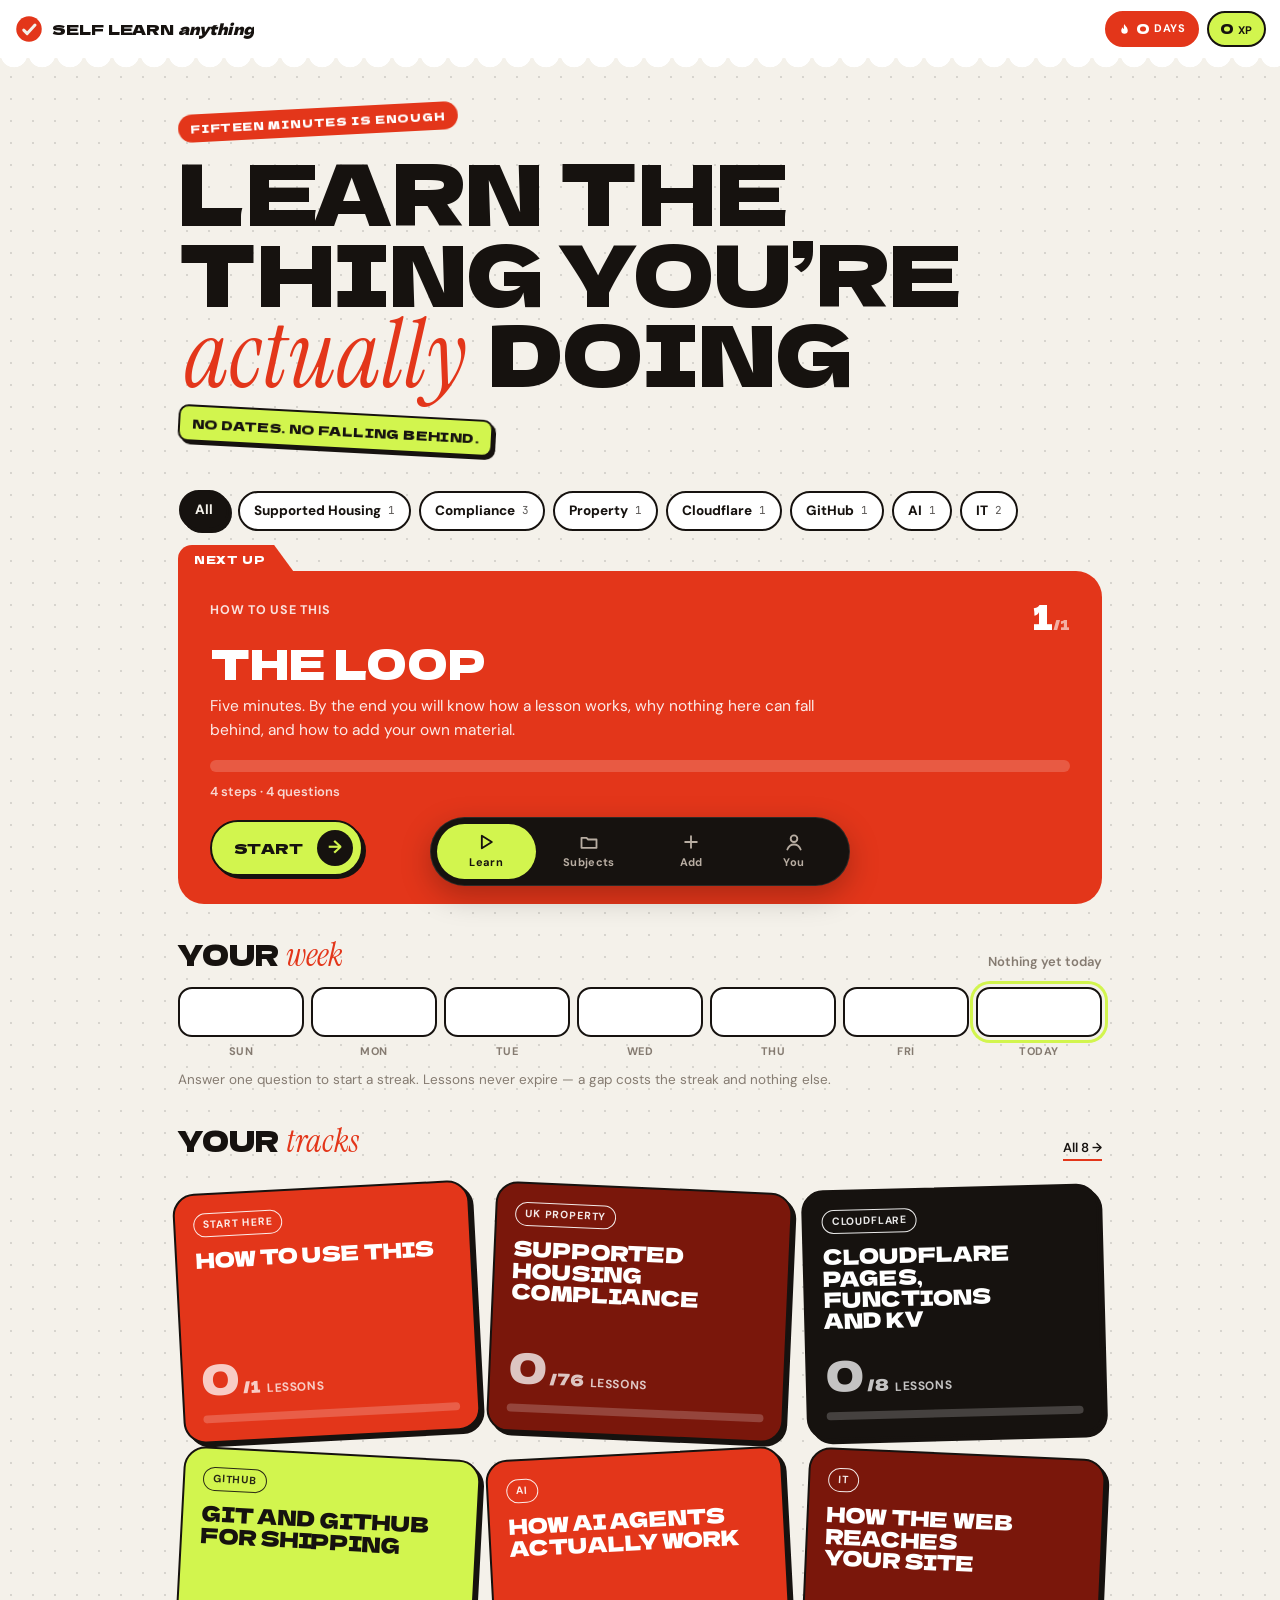
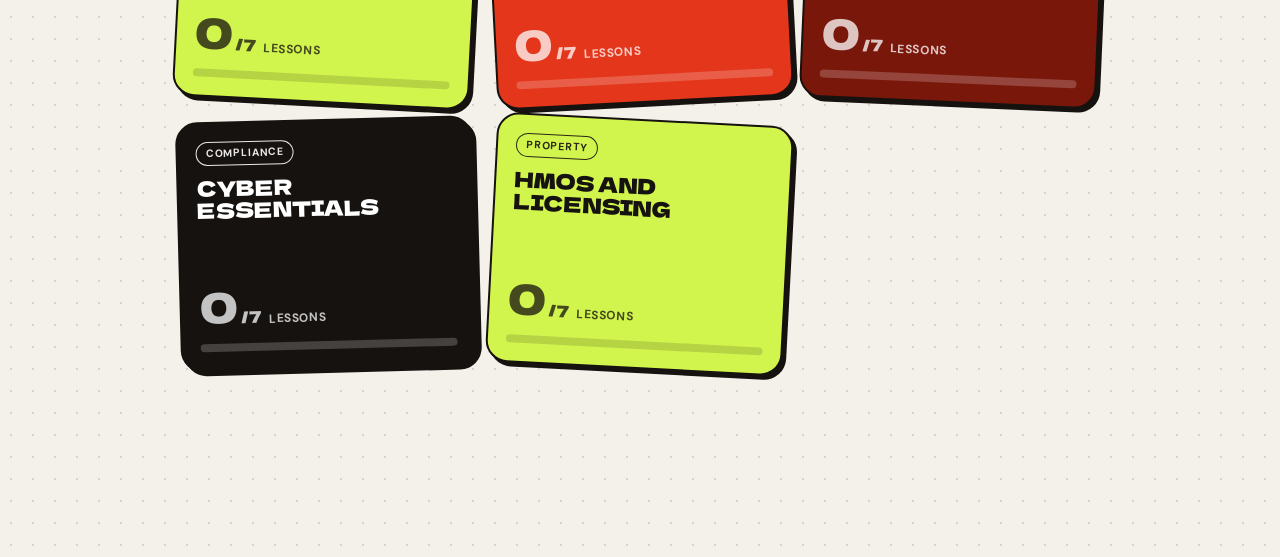
<file: public/index.html>
<!DOCTYPE html>
<html lang="en-GB">
<head>
<meta charset="utf-8">
<meta name="viewport" content="width=device-width, initial-scale=1, viewport-fit=cover">
<title>Self Learn Anything</title>
<meta name="description" content="Turn anything you are working on into something you will still know in six months. Guided lessons, questions that mark themselves, and a plan that never falls behind.">
<meta name="theme-color" content="#130f0d" media="(prefers-color-scheme: dark)">
<meta name="theme-color" content="#ffffff" media="(prefers-color-scheme: light)">
<meta name="apple-mobile-web-app-capable" content="yes">
<meta name="apple-mobile-web-app-title" content="Self Learn">
<link rel="manifest" href="manifest.webmanifest">
<link rel="icon" href="icon.svg" type="image/svg+xml">
<link rel="apple-touch-icon" href="icon-180.png">
<link rel="preconnect" href="https://fonts.googleapis.com">
<link rel="preconnect" href="https://fonts.gstatic.com" crossorigin>
<link href="https://fonts.googleapis.com/css2?family=Dela+Gothic+One&family=Instrument+Serif:ital@0;1&family=DM+Sans:opsz,wght@9..40,400;9..40,500;9..40,600;9..40,700;9..40,800&family=JetBrains+Mono:wght@400;500&display=swap" rel="stylesheet">
<link rel="stylesheet" href="app.css">
</head>
<body>
<a class="skip" href="#main">Skip to content</a>

<header class="topbar" id="topbar"></header>
<div class="scallop" aria-hidden="true"></div>
<nav class="tabbar" id="tabbar" aria-label="Sections"></nav>
<main id="main" tabindex="-1"></main>
<div class="toast" id="toast" role="status" aria-live="polite"></div>

<noscript><p style="padding:24px;font:16px system-ui">Self Learn Anything needs JavaScript.</p></noscript>

<script src="tracks.js"></script>
<script src="tracks/cloudflare.js"></script>
<script src="tracks/github.js"></script>
<script src="tracks/ai.js"></script>
<script src="tracks/it.js"></script>
<script src="tracks/compliance.js"></script>
<script src="tracks/property.js"></script>
<script src="app.js"></script>
</body>
</html>
</file>
<file: public/app.css>
/* Self Learn Anything
   Direction: a poster, not a dashboard. Chunky all-caps display type with an italic serif for the
   word that matters; lime stickers with hard shadows; red-to-maroon folder panels with tabs that
   stack as you scroll; a scalloped edge and a dotted grid underneath everything.
   Motion is earned: it marks an answer, a finished lesson, a new level. Never decoration on loop. */

:root{
  --paper:#f4f1ea; --sheet:#ffffff; --sheet-2:#ece7dd;
  --ink:#16120f; --ink-2:#4c443d; --muted:#857b71; --line:#e2dbcf;
  --red:#e3361a; --red-2:#c4290f; --maroon:#7a170b; --deep:#4a0f07;
  --lime:#d2f54e; --lime-2:#bde22c;
  --dot:rgba(22,18,15,.13);
  --disp:"Dela Gothic One","Arial Black",Impact,sans-serif;
  --ser:"Instrument Serif",Georgia,serif;
  --body:"DM Sans",system-ui,-apple-system,"Segoe UI",sans-serif;
  --mono:"JetBrains Mono",ui-monospace,Menlo,monospace;
  --ease:cubic-bezier(.2,.8,.2,1);
  --spring:cubic-bezier(.34,1.56,.64,1);
  --top:58px;
  --hard:3px 3px 0 var(--ink);
  --hard-l:5px 5px 0 var(--ink);
  color-scheme:light;
}
@media (prefers-color-scheme:dark){
  :root:not([data-theme="light"]){
    --paper:#130f0d; --sheet:#1e1815; --sheet-2:#2a221e;
    --ink:#f4eee6; --ink-2:#cdc3b8; --muted:#8e8378; --line:#3a302a;
    --red:#ff4a2b; --red-2:#e33a1c; --maroon:#8f1f10; --deep:#5c140a;
    --dot:rgba(244,238,230,.07);
    color-scheme:dark;
  }
}
:root[data-theme="dark"]{
  --paper:#130f0d; --sheet:#1e1815; --sheet-2:#2a221e;
  --ink:#f4eee6; --ink-2:#cdc3b8; --muted:#8e8378; --line:#3a302a;
  --red:#ff4a2b; --red-2:#e33a1c; --maroon:#8f1f10; --deep:#5c140a;
  --dot:rgba(244,238,230,.07);
  color-scheme:dark;
}

*{box-sizing:border-box}
html,body{margin:0;padding:0}
body{
  background:var(--paper);
  background-image:radial-gradient(var(--dot) 1.1px,transparent 1.4px);
  background-size:22px 22px;
  color:var(--ink);font-family:var(--body);font-size:16px;line-height:1.55;
  -webkit-font-smoothing:antialiased;-webkit-text-size-adjust:100%;
  padding-bottom:calc(104px + env(safe-area-inset-bottom));
  overflow-x:hidden;
}
h1,h2,h3{margin:0;text-wrap:balance}
p{margin:0}
a{color:inherit}
button{font:inherit;color:inherit;cursor:pointer;border:0;background:none;padding:0}
input,textarea,select{font:inherit;color:inherit}
:focus-visible{outline:3px solid var(--red);outline-offset:3px;border-radius:10px}
.skip{position:absolute;left:-9999px}
.skip:focus{left:10px;top:10px;z-index:90;background:var(--ink);color:var(--paper);padding:9px 14px;border-radius:99px}
em{font-family:var(--ser);font-style:italic;font-weight:400;text-transform:none}

/* ================= top bar + scallop ================= */
.topbar{position:sticky;top:0;z-index:40;height:var(--top);padding:0 14px;padding-top:env(safe-area-inset-top);
  background:var(--sheet);display:flex;align-items:center;gap:8px}
.scallop{position:sticky;top:var(--top);z-index:39;height:14px;margin-bottom:-14px;pointer-events:none;
  background:radial-gradient(circle at 14px -4px,var(--sheet) 13px,transparent 13.6px) repeat-x 0 0/28px 14px}
.brand{display:flex;align-items:center;gap:8px;text-decoration:none;margin-right:auto;min-width:0}
.brand .mark{width:30px;height:30px;flex:0 0 auto}
.brand span{font-family:var(--disp);font-size:15px;letter-spacing:.01em;white-space:nowrap;overflow:hidden;text-overflow:ellipsis}
.brand em{font-size:18px;color:var(--red);margin-left:2px}
.back{display:inline-flex;align-items:center;gap:6px;margin-right:auto;font-weight:700;font-size:14.5px;
  padding:8px 13px 8px 10px;border-radius:99px;border:2px solid var(--ink);background:var(--paper)}
.chip{display:inline-flex;align-items:baseline;gap:4px;padding:5px 11px;border-radius:99px;border:2px solid var(--ink);
  font-variant-numeric:tabular-nums;flex:0 0 auto;background:var(--sheet)}
.chip b{font-family:var(--disp);font-weight:400;font-size:14px}
.chip .lbl{font-size:11px;font-weight:700;text-transform:uppercase;letter-spacing:.06em}
.chip.fire{background:var(--red);color:#fff;border-color:var(--red);align-items:center}
.chip .fl{width:13px;height:13px;margin-right:1px}
@media (max-width:440px){
  .topbar{gap:6px;padding-left:12px;padding-right:12px}
  .brand span{font-size:13px}
  .brand em{font-size:15.5px}
  .brand .mark{width:26px;height:26px}
  .chip{padding:5px 9px}
  .chip.fire .lbl{display:none}
}
@media (max-width:380px){.brand span{display:none}.brand .mark{width:32px;height:32px}}
.chip.xp{background:var(--lime);color:#16120f;border-color:#16120f}
.motion .chip.bump{animation:bump .6s var(--spring)}

/* ================= floating dock ================= */
.tabbar{position:fixed;left:50%;bottom:calc(14px + env(safe-area-inset-bottom));transform:translateX(-50%);z-index:45;
  display:flex;gap:4px;padding:6px;border-radius:99px;background:#16120f;box-shadow:0 10px 30px rgba(0,0,0,.25);
  border:1px solid rgba(255,255,255,.1);
  width:min(420px,calc(100vw - 24px))}
.tabbar a{flex:1;display:flex;flex-direction:column;align-items:center;justify-content:center;gap:2px;
  padding:8px 4px;border-radius:99px;text-decoration:none;color:#b8ada2;font-size:11px;font-weight:700;letter-spacing:.03em;min-height:52px;
  transition:background .25s var(--ease),color .25s}
.tabbar a svg{width:20px;height:20px}
.tabbar a[aria-current="page"]{background:var(--lime);color:#16120f}
.tabbar a:hover:not([aria-current]){color:#fff}

/* ================= layout ================= */
main{max-width:980px;margin:0 auto;padding:30px 16px 20px;outline:none}
main:focus,main:focus-visible{outline:none}
section{margin-bottom:34px}
.sechead{display:flex;align-items:baseline;justify-content:space-between;gap:12px;margin-bottom:14px}
.h2{font-family:var(--disp);font-weight:400;font-size:clamp(20px,4.4vw,28px);text-transform:uppercase;letter-spacing:.005em;line-height:1.05}
.h2 em{color:var(--red);font-size:1.18em}
.sechead .n{font-size:13px;color:var(--muted);font-weight:600}
.sechead .link{text-decoration:none;border-bottom:2px solid var(--red);padding-bottom:1px;color:var(--ink)}
.fine{font-size:13.5px;color:var(--muted);margin-top:10px;line-height:1.5}

/* ================= type ================= */
.eyebrow{display:inline-block;background:var(--red);color:#fff;font-family:var(--disp);font-size:11px;letter-spacing:.08em;
  text-transform:uppercase;padding:6px 12px 5px;border-radius:99px;transform:rotate(-2deg);margin-bottom:14px}
.mega{font-family:var(--disp);font-weight:400;text-transform:uppercase;font-size:clamp(36px,9.6vw,84px);
  line-height:.96;letter-spacing:-.005em}
.mega em{color:var(--red);font-size:1.12em;line-height:.8;letter-spacing:0;display:inline-block;padding:0 .06em}
.mega.sm{font-size:clamp(28px,6.4vw,48px)}
.lede{font-size:17px;color:var(--ink-2);margin-top:12px;max-width:52ch}

/* ================= stickers ================= */
.sticker{display:inline-flex;align-items:center;gap:6px;background:var(--lime);color:#16120f;border:2px solid #16120f;
  border-radius:10px;padding:7px 12px 6px;font-family:var(--disp);font-size:13px;text-transform:uppercase;letter-spacing:.03em;
  box-shadow:3px 3px 0 #16120f;transform:rotate(var(--r,-3deg));white-space:nowrap}
.sticker.tilt-r{--r:3deg}
.sticker.red{background:var(--red);color:#fff}
.sticker.sm{font-size:10.5px;padding:4px 8px 3px;box-shadow:2px 2px 0 #16120f;border-radius:7px}

/* ================= hero ================= */
.hero{padding:6px 0 4px}
.hero .sticker{margin-top:18px}
.hero.compact .mega{font-size:clamp(32px,8vw,64px)}

/* ================= folders ================= */
.folder{position:relative;margin-top:30px;display:block;text-decoration:none;color:#fff}
.folder .tab{position:absolute;top:-26px;left:0;height:30px;padding:0 30px 0 16px;
  clip-path:polygon(0 0,calc(100% - 22px) 0,100% 100%,0 100%);border-radius:14px 0 0 0;
  display:flex;align-items:center;font-family:var(--disp);font-size:11px;letter-spacing:.09em;text-transform:uppercase}
.folder .fbody{position:relative;border-radius:0 26px 26px 26px;padding:22px 20px 20px;overflow:hidden}
.shade-red .tab,.shade-red .fbody{background:var(--red)}
.shade-maroon .tab,.shade-maroon .fbody{background:var(--maroon)}
.shade-ink .tab,.shade-ink .fbody{background:#16120f}
.shade-lime .tab,.shade-lime .fbody{background:var(--lime);color:#16120f}
.fhead{display:flex;align-items:flex-start;justify-content:space-between;gap:12px;margin-bottom:10px}
.tracklbl{font-size:12.5px;font-weight:700;letter-spacing:.06em;text-transform:uppercase;opacity:.85}
.lnum{font-family:var(--disp);font-size:34px;line-height:.9}
.lnum small{font-size:15px;opacity:.6}
.ftitle{font-family:var(--disp);font-weight:400;text-transform:uppercase;font-size:clamp(25px,6vw,42px);line-height:1}
.fintro{margin-top:12px;font-size:15.5px;line-height:1.5;opacity:.9;max-width:58ch}
.fmeta{margin-top:10px;font-size:13px;opacity:.8;font-weight:600}
.folder .cta{margin-top:18px}

.meter{margin-top:18px;height:12px;border-radius:99px;background:rgba(255,255,255,.18);overflow:hidden}
.meter i{display:block;height:100%;width:var(--w);background:var(--lime);border-radius:99px}
.meter.thin{height:8px;margin-top:14px}
.shade-lime .meter{background:rgba(22,18,15,.15)}
.shade-lime .meter i{background:#16120f}
.motion .rv .meter i{width:0;transition:width 1.1s var(--ease) calc(var(--d,0ms) + 250ms)}
.motion .rv.in .meter i{width:var(--w)}

/* stacking folders */
.stackfolders{position:relative;padding-top:6px}
.stackfolders .folder{position:sticky;top:calc(var(--top) + 34px + var(--i) * 12px);margin-top:44px}
.stackfolders .folder .fbody{min-height:230px;box-shadow:0 -10px 30px rgba(0,0,0,.12)}
.stackfolders .folder:last-child{margin-bottom:30vh}
.folder.big .ftitle{font-size:clamp(28px,6.6vw,52px)}
.folder:hover .fbody{filter:brightness(1.05)}

/* ================= CTAs ================= */
.cta{display:inline-flex;align-items:center;gap:14px;padding:8px 8px 8px 22px;border-radius:99px;
  background:var(--lime);color:#16120f;border:2px solid #16120f;box-shadow:3px 3px 0 #16120f;text-decoration:none;
  font-family:var(--disp);font-size:15px;text-transform:uppercase;letter-spacing:.03em;min-height:52px;
  transition:transform .18s var(--ease),box-shadow .18s var(--ease)}
.cta i{width:36px;height:36px;border-radius:50%;background:#16120f;color:var(--lime);display:grid;place-items:center;
  font-style:normal;font-family:var(--body);font-weight:700;font-size:18px;transition:transform .25s var(--spring)}
.cta:hover{transform:translate(-2px,-2px);box-shadow:5px 5px 0 #16120f}
.cta:hover i{transform:translateX(3px) rotate(-8deg)}
.cta:active{transform:translate(3px,3px);box-shadow:0 0 0 #16120f}
.cta.block{width:100%;justify-content:space-between}
.btn{display:inline-flex;align-items:center;justify-content:center;gap:6px;padding:11px 18px;border-radius:99px;
  border:2px solid var(--ink);background:var(--ink);color:var(--paper);font-weight:700;font-size:14.5px;min-height:46px;text-decoration:none;
  transition:transform .15s var(--ease)}
.btn:active{transform:scale(.97)}
.btn.ghost{background:transparent;color:var(--ink)}
.btn.sm{padding:7px 13px;min-height:38px;font-size:13.5px}
.btn.block{width:100%}
.btn.danger{color:var(--red);border-color:var(--red)}
.btnrow{display:flex;flex-wrap:wrap;gap:10px}

/* ================= marquee ================= */
.mq{margin-left:-16px;margin-right:-16px}
.mq-label{padding:0 16px 10px;font-family:var(--disp);font-size:12px;letter-spacing:.08em;text-transform:uppercase;color:var(--muted)}
.mq-viewport{overflow:hidden;padding:10px 0 16px;
  -webkit-mask-image:linear-gradient(90deg,transparent,#000 6%,#000 94%,transparent);
          mask-image:linear-gradient(90deg,transparent,#000 6%,#000 94%,transparent)}
.mq-track{display:flex;gap:14px;width:max-content;padding-left:16px}
.motion .mq-track{animation:marquee 60s linear infinite}
.mq:hover .mq-track{animation-play-state:paused}
.mq-item{flex:0 0 auto;max-width:300px;background:var(--sheet);border:2px solid var(--ink);border-radius:14px;
  padding:12px 14px;font-size:14px;line-height:1.4;font-weight:500;box-shadow:var(--hard);transform:rotate(var(--r))}
.mq-item.mine{background:var(--lime);color:#16120f;border-color:#16120f;box-shadow:3px 3px 0 #16120f}

/* ================= week ================= */
.week{display:grid;grid-template-columns:repeat(7,1fr);gap:7px}
.wd{text-align:center}
.wdot{height:50px;border-radius:14px;border:2px solid var(--ink);background:var(--sheet);display:grid;place-items:center}
.wdot b{font-family:var(--disp);font-weight:400;font-size:16px;color:#fff}
.wd.on .wdot{background:var(--red);border-color:var(--red)}
.wd.today .wdot{box-shadow:0 0 0 3px var(--paper),0 0 0 6px var(--lime)}
.wlb{font-size:11px;font-weight:700;color:var(--muted);margin-top:6px;text-transform:uppercase;letter-spacing:.04em}
.motion .rv .wdot{transform:scale(.6);opacity:0;transition:transform .5s var(--spring),opacity .3s;
  transition-delay:calc(var(--d,0ms) + var(--i) * 60ms + 150ms)}
.motion .rv.in .wdot{transform:none;opacity:1}

/* ================= fanned cards ================= */
.fan{display:flex;gap:16px;overflow-x:auto;scroll-snap-type:x mandatory;padding:12px 16px 22px;margin:0 -16px;
  scrollbar-width:none}
.fan::-webkit-scrollbar{display:none}
.fcard{position:relative;flex:0 0 228px;min-height:250px;scroll-snap-align:center;border-radius:22px;padding:18px;
  text-decoration:none;color:#fff;display:flex;flex-direction:column;transform:rotate(var(--r));
  box-shadow:4px 4px 0 #16120f;border:2px solid #16120f;transition:transform .35s var(--spring),box-shadow .2s}
.fcard.shade-red{background:var(--red)}.fcard.shade-maroon{background:var(--maroon)}
.fcard.shade-ink{background:#16120f;border-color:#16120f}.fcard.shade-lime{background:var(--lime);color:#16120f}
.fcard:hover{transform:rotate(0) translateY(-6px);box-shadow:6px 8px 0 #16120f}
.ftag{align-self:flex-start;font-size:10.5px;font-weight:700;letter-spacing:.08em;text-transform:uppercase;
  border:1.5px solid currentColor;border-radius:99px;padding:3px 9px;margin-bottom:12px;opacity:.9}
.fcard h3{font-family:var(--disp);font-weight:400;text-transform:uppercase;font-size:21px;line-height:1.02}
.fcount{margin-top:auto;font-family:var(--disp);font-size:16px;opacity:.75}
.fcount b{font-weight:400;font-size:42px;opacity:1;line-height:.9;margin-right:2px}
.fcount small{font-family:var(--body);font-size:12px;font-weight:700;margin-left:6px;text-transform:uppercase;letter-spacing:.05em}
.fcard .meter{background:rgba(255,255,255,.2)}
.fcard.shade-lime .meter{background:rgba(22,18,15,.15)}
.stamp{position:absolute;top:-10px;right:-10px;width:46px;height:46px;display:grid;place-items:center;
  font-family:var(--disp);font-size:19px;color:#16120f;background:url("data:image/svg+xml,%3Csvg xmlns='http://www.w3.org/2000/svg' viewBox='0 0 100 100'%3E%3Cpath d='M50.00 4.00 Q59.09 -1.53 65.73 6.77 Q76.16 4.69 79.57 14.76 Q90.08 16.37 89.84 27.00 Q99.17 32.10 95.30 42.01 Q102.33 50.00 95.30 57.99 Q99.17 67.90 89.84 73.00 Q90.08 83.63 79.57 85.24 Q76.16 95.31 65.73 93.23 Q59.09 101.53 50.00 96.00 Q40.91 101.53 34.27 93.23 Q23.84 95.31 20.43 85.24 Q9.92 83.63 10.16 73.00 Q0.83 67.90 4.70 57.99 Q-2.33 50.00 4.70 42.01 Q0.83 32.10 10.16 27.00 Q9.92 16.37 20.43 14.76 Q23.84 4.69 34.27 6.77 Q40.91 -1.53 50.00 4.00Z' fill='%23d2f54e' stroke='%2316120f' stroke-width='3'/%3E%3C/svg%3E") center/contain no-repeat;transform:rotate(12deg)}
.folder .stamp{top:16px;right:16px}

/* ================= track: lesson list + road ================= */
.bigmeter{position:relative;margin:22px 0 30px;height:30px;border-radius:99px;border:2px solid var(--ink);background:var(--sheet)}
.bigmeter i{position:absolute;inset:0 auto 0 0;width:var(--w);background:var(--lime);border-radius:99px 0 0 99px;box-shadow:inset -2px 0 0 #16120f}
.bigmeter span{position:absolute;right:2px;top:calc(100% + 8px);font-size:12px;font-weight:800;letter-spacing:.04em;text-transform:uppercase;color:var(--muted)}
.motion .rv .bigmeter i{width:0;transition:width 1.2s var(--ease) .3s}
.motion .rv.in .bigmeter i{width:var(--w)}

.lessons{display:flex;flex-direction:column;gap:12px}
.lrow{display:flex;align-items:center;gap:14px;padding:14px 16px;border-radius:18px;border:2px solid var(--ink);
  background:var(--sheet);text-decoration:none;box-shadow:var(--hard);transition:transform .18s var(--ease),box-shadow .18s var(--ease)}
.lrow:hover{transform:translate(-2px,-2px);box-shadow:var(--hard-l)}
.lno{flex:0 0 auto;width:46px;height:46px;border-radius:50%;display:grid;place-items:center;font-family:var(--disp);font-size:16px;
  border:2px solid var(--ink)}
.lrow.done .lno{background:var(--lime);color:#16120f;border-color:#16120f}
.lrow.next{border-color:var(--red);box-shadow:3px 3px 0 var(--red)}
.lrow.next .lno{background:var(--red);border-color:var(--red);color:#fff}
.ltx{flex:1;min-width:0}
.ltx b{display:block;font-size:16px;font-weight:700;line-height:1.3}
.ltx small{color:var(--muted);font-size:13px;font-weight:500}
.arr{font-size:20px;color:var(--muted)}

.road{list-style:none;margin:16px 0 14px;padding:0;position:relative}
.road::before{content:"";position:absolute;left:21px;top:12px;bottom:12px;border-left:2px dashed var(--muted);opacity:.5}
.road li{position:relative;display:flex;gap:14px;align-items:flex-start;padding:9px 0}
.rn{flex:0 0 auto;width:44px;height:44px;border-radius:50%;background:var(--paper);border:2px dashed var(--muted);
  display:grid;place-items:center;font-family:var(--disp);font-size:14px;color:var(--muted);position:relative;z-index:1}
.road li > div{padding-top:3px;min-width:0}
.road b{font-size:15px;font-weight:700;margin-right:8px}
.road small{display:block;font-size:13px;color:var(--muted);margin-top:3px;line-height:1.45}
.road li.ms .rn{background:var(--lime);border:2px solid #16120f;color:#16120f}

/* ================= grades ================= */
.grades{display:grid;grid-template-columns:repeat(4,1fr);gap:8px}
.grades button{display:flex;flex-direction:column;align-items:center;gap:2px;padding:12px 4px 10px;border-radius:16px;
  border:2px solid var(--ink);background:var(--sheet);transition:transform .3s var(--spring),box-shadow .2s}
.grades button b{font-family:var(--disp);font-weight:400;font-size:24px;line-height:1}
.grades button small{font-size:10.5px;font-weight:700;color:var(--muted);text-transform:uppercase;letter-spacing:.03em;text-align:center;line-height:1.2}
.grades button[aria-pressed="true"]{box-shadow:var(--hard);transform:rotate(-3deg) translateY(-2px)}
.grades button[data-g="1"][aria-pressed="true"]{background:var(--sheet-2)}
.grades button[data-g="2"][aria-pressed="true"]{background:#f6c64a;color:#16120f;border-color:#16120f}
.grades button[data-g="3"][aria-pressed="true"]{background:var(--red);color:#fff;border-color:var(--red)}
.grades button[data-g="4"][aria-pressed="true"]{background:var(--lime);color:#16120f;border-color:#16120f}
.grades button[aria-pressed="true"] small{color:inherit;opacity:.8}

/* ================= lesson ================= */
.lhead{margin-bottom:16px}
.ltitle{font-family:var(--disp);font-weight:400;text-transform:uppercase;font-size:clamp(28px,7vw,52px);line-height:1}
.segs{display:flex;gap:6px;margin-bottom:24px;position:sticky;top:calc(var(--top) + 8px);z-index:30;
  padding:10px;background:var(--paper);border:2px solid var(--ink);border-radius:99px;box-shadow:var(--hard)}
.seg{flex:1;display:flex;flex-direction:column;align-items:center;gap:3px;min-height:34px;justify-content:center}
.seg i{display:block;width:100%;height:9px;border-radius:99px;background:var(--sheet-2);border:1.5px solid var(--ink);
  transition:background .4s var(--ease)}
.seg span{font-size:10.5px;font-weight:800;color:var(--muted)}
.seg.fin{flex:0 0 34px}
.seg.ok i{background:var(--lime);border-color:#16120f}
.seg.now i{background:var(--red);border-color:var(--red)}
.seg.now span{color:var(--red)}

.motion .stage.from-r{animation:in-r .45s var(--ease) both}
.motion .stage.from-l{animation:in-l .45s var(--ease) both}

.lead{background:var(--sheet);border:2px solid var(--ink);border-radius:22px;padding:18px 18px 16px;margin-bottom:26px;box-shadow:var(--hard)}
.lead p{font-size:16.5px;line-height:1.55}
.srclink{display:inline-block;margin-top:13px;font-size:14px;font-weight:700;text-decoration:none;
  border-bottom:2px solid var(--red);color:var(--ink);padding-bottom:1px}

.stepno{margin-bottom:12px}
.steptitle{font-family:var(--disp);font-weight:400;text-transform:uppercase;font-size:clamp(24px,5.6vw,38px);line-height:1.02;margin-bottom:18px}
.teach{font-size:17px;line-height:1.68;max-width:64ch}
.teach p{margin:0 0 14px}
.teach ul,.teach ol{margin:0 0 14px;padding-left:22px}
.teach li{margin-bottom:8px}
.teach b{font-weight:700;background:linear-gradient(transparent 62%,rgba(210,245,78,.65) 62%)}
.teach i{font-family:var(--ser);font-size:1.12em}
.teach code{font-family:var(--mono);font-size:14px;background:var(--sheet-2);padding:1px 5px;border-radius:5px}
.tablewrap{overflow-x:auto;margin:0 0 16px;-webkit-overflow-scrolling:touch;border:2px solid var(--ink);border-radius:16px;background:var(--sheet)}
.teach table{border-collapse:collapse;width:100%;min-width:460px;font-size:14.5px}
.teach th,.teach td{border-bottom:1px solid var(--line);padding:10px 12px;text-align:left;vertical-align:top}
.teach tr:last-child td{border-bottom:0}
.teach th{background:#16120f;color:#f4f1ea;font-weight:700;font-size:12.5px;text-transform:uppercase;letter-spacing:.04em}
.teach th b,.teach td b{background:none}

.look{position:relative;margin:30px 0 30px;padding:20px 18px 16px;border:2px dashed var(--ink);border-radius:20px;background:var(--paper)}
.looktab{position:absolute;top:-14px;left:16px;background:var(--red);color:#fff;font-family:var(--disp);font-size:11px;
  letter-spacing:.08em;text-transform:uppercase;padding:5px 12px 4px;border-radius:99px;transform:rotate(-2deg)}
.look p{font-size:15.5px;line-height:1.55}

.qz{background:var(--sheet);border:2px solid var(--ink);border-radius:24px;padding:20px 16px 16px;margin-bottom:20px;box-shadow:var(--hard-l)}
.qhead{display:flex;gap:12px;align-items:flex-start;margin-bottom:16px}
.qno{flex:0 0 auto;font-family:var(--disp);font-size:13px;background:#16120f;color:var(--lime);border-radius:9px;padding:5px 8px 4px;margin-top:2px}
.qt{font-size:18px;font-weight:700;line-height:1.4}
.opts{display:flex;flex-direction:column;gap:10px}
.opt{position:relative;display:flex;align-items:flex-start;gap:12px;width:100%;text-align:left;padding:13px 14px;min-height:56px;
  border:2px solid var(--ink);border-radius:16px;background:var(--paper);font-size:15.5px;line-height:1.45;box-shadow:3px 3px 0 var(--ink);
  transition:transform .15s var(--ease),box-shadow .15s var(--ease),background .25s}
.opt:hover:not(:disabled){transform:translate(-2px,-2px);box-shadow:5px 5px 0 var(--ink);background:var(--sheet)}
.opt:active:not(:disabled){transform:translate(3px,3px);box-shadow:0 0 0 var(--ink)}
.opt:disabled{cursor:default}
.ltr{flex:0 0 auto;width:28px;height:28px;border-radius:50%;border:2px solid var(--ink);display:grid;place-items:center;
  font-family:var(--disp);font-size:12px;margin-top:-1px}
.otx{flex:1;padding-top:2px}
.tick{flex:0 0 auto;font-family:var(--disp);font-size:18px;margin-left:6px}
.opt.right{background:var(--lime);color:#16120f;border-color:#16120f;box-shadow:3px 3px 0 #16120f}
.opt.right .ltr{background:#16120f;color:var(--lime);border-color:#16120f}
.opt.wrong{border-color:var(--red);box-shadow:3px 3px 0 var(--red);background:var(--sheet)}
.opt.wrong .ltr{border-color:var(--red);color:var(--red)}
.opt.dim{opacity:.4;box-shadow:none}
.motion .qz .opt{animation:rise .5s var(--ease) both;animation-delay:calc(var(--i) * 55ms + 120ms)}
.motion .qz.just .opt{animation:none}
.motion .qz.just.is-right .opt.right{animation:pulse .55s var(--spring)}
.motion .qz.just.is-wrong .opt.wrong{animation:shake .45s var(--ease)}

.fb{margin-top:16px;padding-top:16px;border-top:2px dashed var(--line)}
.fb .sticker{margin-bottom:12px}
.fb p{font-size:15.5px;line-height:1.6;max-width:62ch}
.fb .btn{margin-top:12px}
.motion .qz.just .fb{animation:drop .5s var(--ease) both}
.motion .qz.just .sticker.pop{animation:pop .6s var(--spring) .12s both}

.stepnav{display:flex;align-items:center;justify-content:space-between;gap:12px;margin-top:28px}

/* recap */
.recap{position:relative;background:var(--maroon);color:#fff;border-radius:26px;padding:26px 20px 22px;margin:14px 0 24px}
.recap.won{background:#16120f;color:#f4f1ea}
.recap .eyebrow{background:var(--lime);color:#16120f}
.recap .mega em{color:var(--lime)}
.recap ul{list-style:none;padding:0;margin:20px 0 0;display:flex;flex-direction:column;gap:10px}
.recap li{position:relative;padding:12px 14px 12px 42px;border-radius:14px;background:rgba(255,255,255,.07);font-size:15.5px;line-height:1.5}
.recap li::before{content:"\2713";position:absolute;left:13px;top:11px;width:20px;height:20px;border-radius:50%;
  background:var(--lime);color:#16120f;display:grid;place-items:center;font-size:12px;font-weight:800}
.motion .recap li{animation:in-r .5s var(--ease) both;animation-delay:calc(var(--i) * 90ms + 300ms)}
.nudge{margin-top:16px;font-weight:700;color:var(--lime)}
.seal{position:absolute;top:-28px;right:10px;width:104px;height:104px;display:grid;place-items:center;text-align:center;
  background:url("data:image/svg+xml,%3Csvg xmlns='http://www.w3.org/2000/svg' viewBox='0 0 100 100'%3E%3Cpath d='M50.00 4.00 Q59.09 -1.53 65.73 6.77 Q76.16 4.69 79.57 14.76 Q90.08 16.37 89.84 27.00 Q99.17 32.10 95.30 42.01 Q102.33 50.00 95.30 57.99 Q99.17 67.90 89.84 73.00 Q90.08 83.63 79.57 85.24 Q76.16 95.31 65.73 93.23 Q59.09 101.53 50.00 96.00 Q40.91 101.53 34.27 93.23 Q23.84 95.31 20.43 85.24 Q9.92 83.63 10.16 73.00 Q0.83 67.90 4.70 57.99 Q-2.33 50.00 4.70 42.01 Q0.83 32.10 10.16 27.00 Q9.92 16.37 20.43 14.76 Q23.84 4.69 34.27 6.77 Q40.91 -1.53 50.00 4.00Z' fill='%23d2f54e' stroke='%2316120f' stroke-width='3'/%3E%3C/svg%3E") center/contain no-repeat;color:#16120f;font-family:var(--disp);font-size:13px;line-height:1.05;
  transform:rotate(12deg);filter:drop-shadow(3px 3px 0 rgba(0,0,0,.35))}
.motion .seal.slam{animation:slam .75s var(--spring) .25s both}

.write{background:var(--sheet);border:2px solid var(--ink);border-radius:22px;padding:18px;box-shadow:var(--hard)}
.write .eyebrow{transform:rotate(-2deg)}
.write p{font-size:16px;line-height:1.5;margin-bottom:12px}

/* ================= forms + cards ================= */
.card{position:relative;background:var(--sheet);border:2px solid var(--ink);border-radius:24px;padding:28px 18px 20px;
  margin-top:26px;box-shadow:var(--hard-l)}
.cardtab{position:absolute;top:-15px;left:16px;background:var(--red);color:#fff;font-family:var(--disp);font-size:11px;
  letter-spacing:.08em;text-transform:uppercase;padding:6px 13px 5px;border-radius:99px;transform:rotate(-2deg)}
.field{margin-bottom:16px}
.field label{display:block;font-size:13px;font-weight:800;margin-bottom:6px;letter-spacing:.01em}
.opt-l{font-weight:500;color:var(--muted);text-transform:lowercase}
input[type=text],textarea,select{width:100%;padding:13px 14px;border-radius:14px;border:2px solid var(--ink);background:var(--paper);
  font-size:16px;line-height:1.45;transition:box-shadow .15s}
input[type=text]:focus,textarea:focus,select:focus{outline:none;box-shadow:0 0 0 4px var(--lime)}
input.ok-in{border-color:#3d7a2b}
textarea{resize:vertical;min-height:100px}
.mono{font-family:var(--mono);font-size:14px}
hr.sep{border:0;border-top:2px dashed var(--line);margin:22px 0 18px}

/* ================= stats ================= */
.tiles{display:grid;grid-template-columns:1fr 1fr;gap:10px}
@media (min-width:720px){.tiles{grid-template-columns:repeat(4,1fr)}}
.tile{position:relative;border-radius:22px;padding:16px 16px 18px;color:#fff;min-height:150px;display:flex;flex-direction:column;
  -webkit-mask:radial-gradient(circle at 100% 100%,transparent 20px,#000 21px);mask:radial-gradient(circle at 100% 100%,transparent 20px,#000 21px)}
.tile:nth-child(1){background:var(--red)}.tile:nth-child(2){background:var(--red-2)}
.tile:nth-child(3){background:var(--maroon)}.tile:nth-child(4){background:var(--deep)}
.tk{font-size:11.5px;font-weight:800;text-transform:uppercase;letter-spacing:.08em;opacity:.85}
.tv{font-family:var(--disp);font-weight:400;font-size:clamp(40px,10vw,58px);line-height:1;margin:auto 0 6px;font-variant-numeric:tabular-nums}
.tn{font-size:12.5px;opacity:.82;line-height:1.35;padding-right:18px}

.known{list-style:none;margin:0;padding:0;display:grid;gap:10px}
@media (min-width:720px){.known{grid-template-columns:1fr 1fr}}
.known li{background:var(--sheet);border:2px solid var(--ink);border-radius:16px;padding:12px 14px 12px 16px;font-size:15px;line-height:1.45;
  border-left:8px solid var(--lime)}
.known li.mine{border-left-color:var(--red)}
.known small{display:block;font-size:11px;font-weight:800;color:var(--muted);text-transform:uppercase;letter-spacing:.05em;margin-bottom:4px}

.gradelist{display:flex;flex-direction:column;gap:16px}
.gl > b{display:block;font-size:15px;margin-bottom:9px}

.badges{display:grid;grid-template-columns:repeat(2,1fr);gap:12px}
@media (min-width:640px){.badges{grid-template-columns:repeat(3,1fr)}}
@media (min-width:900px){.badges{grid-template-columns:repeat(5,1fr)}}
.badge{border:2px dashed var(--muted);border-radius:18px;padding:14px 12px;text-align:center;opacity:.55}
.badge b{display:block;font-family:var(--disp);font-weight:400;font-size:14px;text-transform:uppercase;line-height:1.1}
.badge small{display:block;font-size:12px;color:var(--muted);margin-top:5px;line-height:1.35}
.badge.got{opacity:1;border:2px solid #16120f;background:var(--lime);color:#16120f;box-shadow:3px 3px 0 #16120f;transform:rotate(var(--r))}
.badge.got small{color:#16120f;opacity:.75}

.syncrow{display:flex;align-items:center;justify-content:space-between;gap:12px;flex-wrap:wrap}
.syncstat{display:inline-flex;align-items:center;gap:8px;font-weight:700;font-size:14.5px}
.syncstat::before{content:"";width:10px;height:10px;border-radius:50%;background:#3d9a4b}
.syncstat.busy::before{background:#f6c64a}
.motion .syncstat.busy::before{animation:blink 1s ease-in-out infinite}
.syncstat.bad::before{background:var(--red)}
.syncstat.bad{color:var(--red)}
.codebox{display:flex;align-items:center;justify-content:space-between;gap:10px;margin-top:14px;padding:14px;border-radius:16px;
  background:#16120f;color:var(--lime)}
.codebox .mono{font-size:clamp(15px,4.4vw,20px);letter-spacing:.06em;font-weight:500}
.codebox .btn.ghost{color:var(--lime);border-color:var(--lime)}
#syncjoin{margin-top:16px}

/* ================= empty + toast ================= */
.empty{text-align:left;padding:10px 0}
.empty p{margin:14px 0 18px;font-size:16px;color:var(--ink-2)}
.toast{position:fixed;left:50%;bottom:calc(98px + env(safe-area-inset-bottom));transform:translate(-50%,16px) rotate(-2deg);
  background:var(--lime);color:#16120f;border:2px solid #16120f;box-shadow:3px 3px 0 #16120f;padding:10px 18px;border-radius:14px;
  font-size:14.5px;font-weight:600;opacity:0;pointer-events:none;z-index:60;max-width:calc(100vw - 32px);
  transition:opacity .2s,transform .4s var(--spring)}
.toast b{font-family:var(--disp);font-weight:400;text-transform:uppercase;font-size:13.5px}
.toast.show{opacity:1;transform:translate(-50%,0) rotate(-2deg)}
.toast.bad{background:var(--red);color:#fff}

/* ================= entrance motion ================= */
.motion .rv{opacity:0;transform:translateY(26px);transition:opacity .6s var(--ease) var(--d,0ms),transform .75s var(--ease) var(--d,0ms)}
.motion .rv.in{opacity:1;transform:none}
.motion .hero.in .mega{animation:rise .85s var(--ease) both}
.motion .hero.in .mega em{animation:swing 1.1s var(--spring) .35s both}
.motion .hero.in .sticker{animation:pop .7s var(--spring) .55s both}
.motion .hero.in .eyebrow{animation:pop .6s var(--spring) .1s both}

@keyframes rise{from{opacity:0;transform:translateY(18px)}to{opacity:1;transform:none}}
@keyframes swing{from{opacity:0;transform:rotate(-14deg) translateY(10px) scale(.85)}to{opacity:1;transform:none}}
@keyframes pop{0%{opacity:0;transform:scale(.4) rotate(-14deg)}70%{opacity:1;transform:scale(1.08) rotate(calc(var(--r,-3deg) + 2deg))}100%{opacity:1;transform:rotate(var(--r,-3deg))}}
@keyframes bump{0%{transform:scale(1)}40%{transform:scale(1.25) rotate(-4deg)}100%{transform:scale(1)}}
@keyframes pulse{0%{transform:scale(1)}40%{transform:scale(1.035)}100%{transform:scale(1)}}
@keyframes shake{0%,100%{transform:none}20%{transform:translateX(-8px)}40%{transform:translateX(7px)}60%{transform:translateX(-5px)}80%{transform:translateX(3px)}}
@keyframes drop{from{opacity:0;transform:translateY(-10px)}to{opacity:1;transform:none}}
@keyframes in-r{from{opacity:0;transform:translateX(28px)}to{opacity:1;transform:none}}
@keyframes in-l{from{opacity:0;transform:translateX(-28px)}to{opacity:1;transform:none}}
@keyframes slam{0%{opacity:0;transform:scale(2.4) rotate(-30deg)}60%{opacity:1;transform:scale(.92) rotate(16deg)}80%{transform:scale(1.04) rotate(10deg)}100%{opacity:1;transform:rotate(12deg)}}
@keyframes marquee{to{transform:translateX(-50%)}}
@keyframes blink{50%{opacity:.3}}

/* page-to-page */
::view-transition-old(root){animation:.22s var(--ease) both vt-out}
::view-transition-new(root){animation:.42s var(--ease) both vt-in}
@keyframes vt-out{to{opacity:0;transform:translateY(-10px)}}
@keyframes vt-in{from{opacity:0;transform:translateY(16px)}}

/* ================= larger screens ================= */
@media (min-width:760px){
  main{padding:44px 28px 30px}
  .fan{overflow:visible;flex-wrap:wrap;margin:0;padding:12px 0 20px}
  .fcard{flex:0 0 calc(50% - 8px)}
  .folder .fbody{padding:30px 32px 28px}
  .card{padding:32px 26px 24px}
  .qz{padding:26px 24px 22px}
  .recap{padding:34px 32px 30px}
  .seal{width:128px;height:128px;font-size:15px;top:-36px;right:22px}
  .stackfolders .folder .fbody{min-height:270px}
}
@media (min-width:1000px){.fcard{flex:0 0 calc(33.333% - 11px)}}


/* ===== subjects ===== */
.tone-red{--tc:var(--red);--tf:#fff}.tone-deep{--tc:var(--deep);--tf:#fff}.tone-maroon{--tc:var(--maroon);--tf:#fff}
.tone-flame{--tc:#f2781c;--tf:#16120f}.tone-ink{--tc:#16120f;--tf:#fff}.tone-lime{--tc:var(--lime);--tf:#16120f}.tone-slate{--tc:#3f5368;--tf:#fff}
.chips{display:flex;gap:8px;overflow-x:auto;padding:4px 2px 10px;margin:0 0 18px;scrollbar-width:none;-webkit-overflow-scrolling:touch;scroll-snap-type:x proximity}
.chips::-webkit-scrollbar{display:none}
.chips.wrap{flex-wrap:wrap;overflow:visible;margin:0}
.chipf{flex:0 0 auto;scroll-snap-align:start;display:inline-flex;align-items:center;gap:7px;min-height:40px;padding:8px 14px;border-radius:99px;
  border:2px solid var(--ink);background:var(--sheet);color:var(--ink);font:800 13.5px/1 var(--body);cursor:pointer;
  transition:transform .18s var(--spring),box-shadow .18s var(--ease),background .18s}
.chipf small{font:400 11px/1 var(--mono);opacity:.7}
.chipf:active{transform:translateY(1px)}
.chipf.on{background:var(--tc,var(--ink));color:var(--tf,#fff);box-shadow:var(--hard);transform:translate(-1px,-1px)}
.chipf:not([class*="tone-"]).on{background:var(--ink);color:var(--paper)}
.flabel{display:block;font-size:13px;font-weight:800;margin-bottom:8px}
.stags{display:flex;flex-wrap:wrap;gap:6px;margin:12px 0 4px}
.stag{display:inline-block;padding:5px 10px;border-radius:8px;background:var(--tc);color:var(--tf);border:1.5px solid #16120f;
  font:400 11px/1 var(--disp);letter-spacing:.05em;text-transform:uppercase;text-decoration:none}
.subgrid{display:grid;grid-template-columns:repeat(2,minmax(0,1fr));gap:12px;margin:6px 0 30px}
@media (min-width:760px){.subgrid{grid-template-columns:repeat(4,minmax(0,1fr))}}
.subcard{position:relative;display:flex;flex-direction:column;gap:6px;min-height:118px;padding:16px 14px 14px;border-radius:18px;
  background:var(--tc);color:var(--tf);border:2px solid #16120f;box-shadow:var(--hard);text-decoration:none;
  transition:transform .2s var(--spring),box-shadow .2s var(--ease)}
.subcard:hover{transform:translate(-2px,-2px);box-shadow:var(--hard-l)}
.subcard.add{background:var(--paper);color:var(--ink);border-style:dashed;box-shadow:none}
.sc-n{font:400 clamp(12.5px,3.4vw,19px)/1.08 var(--disp);text-transform:uppercase;letter-spacing:0;overflow-wrap:normal;word-break:normal;hyphens:none}
.sc-m{font-size:12.5px;font-weight:600;opacity:.85}
.sc-bar{margin-top:auto;height:7px;border-radius:99px;background:rgba(255,255,255,.28);overflow:hidden;border:1.5px solid rgba(22,18,15,.5)}
.tone-lime .sc-bar,.tone-flame .sc-bar{background:rgba(22,18,15,.14)}
.sc-bar i{display:block;height:100%;width:var(--w);background:currentColor}

/* ===== reading links ===== */
.links{display:grid;gap:8px;margin-top:12px}
.linkbtn{display:flex;align-items:center;gap:12px;min-height:56px;padding:11px 14px;border-radius:14px;background:var(--sheet);
  border:2px solid var(--ink);color:var(--ink);text-decoration:none;transition:transform .16s var(--ease),box-shadow .16s var(--ease)}
.linkbtn:hover{transform:translate(-1px,-1px);box-shadow:var(--hard)}
.linkbtn:active{transform:none;box-shadow:none}
.lb-tx{flex:1;min-width:0;display:flex;flex-direction:column;gap:3px}
.lb-t{font-weight:800;font-size:14.5px;line-height:1.3;overflow-wrap:anywhere}
.lb-m{font:400 11.5px/1.3 var(--mono);color:var(--muted);overflow-wrap:anywhere}
.linkbtn i{flex:0 0 auto;display:grid;place-items:center;width:32px;height:32px;border-radius:10px;background:var(--lime);color:#16120f;
  border:1.5px solid #16120f;font-style:normal;font-weight:800}
.lead .links{margin-top:14px}
.look .links{margin-top:14px}
.teach a,.look p a{color:var(--red);font-weight:700;text-underline-offset:3px;overflow-wrap:anywhere}
.readbtn{flex:0 0 auto;display:inline-flex;align-items:center;gap:6px;min-height:34px;padding:0 12px 0 14px;border-radius:99px;
  background:var(--lime);color:#16120f;border:2px solid #16120f;font:400 12px/1 var(--disp);text-transform:uppercase;letter-spacing:.04em;cursor:pointer}
.readbtn b{display:grid;place-items:center;min-width:20px;height:20px;padding:0 5px;border-radius:99px;background:#16120f;color:var(--lime);font:800 11px/1 var(--body)}
body.noscroll{overflow:hidden}
.sheet{position:fixed;inset:0;z-index:400}
.sheet-back{position:absolute;inset:0;background:rgba(22,18,15,.5);opacity:0;transition:opacity .26s var(--ease)}
.sheet-panel{position:absolute;left:0;right:0;bottom:0;max-height:86vh;overflow-y:auto;overscroll-behavior:contain;
  background:var(--paper);border-top:2px solid var(--ink);border-radius:24px 24px 0 0;padding:10px 18px calc(22px + env(safe-area-inset-bottom));
  transform:translateY(100%);transition:transform .3s var(--ease)}
.sheet.open .sheet-back{opacity:1}
.sheet.open .sheet-panel{transform:none}
@media (min-width:760px){.sheet-panel{left:50%;right:auto;bottom:auto;top:50%;width:min(620px,92vw);max-height:80vh;border:2px solid var(--ink);
  border-radius:24px;box-shadow:var(--hard-l);transform:translate(-50%,-44%);opacity:0;transition:transform .26s var(--ease),opacity .2s}
  .sheet.open .sheet-panel{transform:translate(-50%,-50%);opacity:1}}
.sheet-grab{width:44px;height:5px;border-radius:99px;background:var(--line);margin:0 auto 10px}
.sheet-head{display:flex;align-items:center;justify-content:space-between;gap:10px}
.sheet-head h2{margin:0;font:400 22px/1 var(--disp)}
.sheet-x{width:44px;height:44px;border-radius:12px;border:2px solid var(--ink);background:var(--sheet);color:var(--ink);font-size:24px;line-height:1;cursor:pointer}
.sheet-g{margin:18px 0 0;font:800 11px/1.3 var(--body);letter-spacing:.08em;text-transform:uppercase;color:var(--muted)}

@media (prefers-reduced-motion:reduce){
  *,*::before,*::after{animation:none!important;transition:none!important}
  ::view-transition-old(root),::view-transition-new(root){animation:none!important}
  .mq-viewport{overflow-x:auto}
}
</file>
